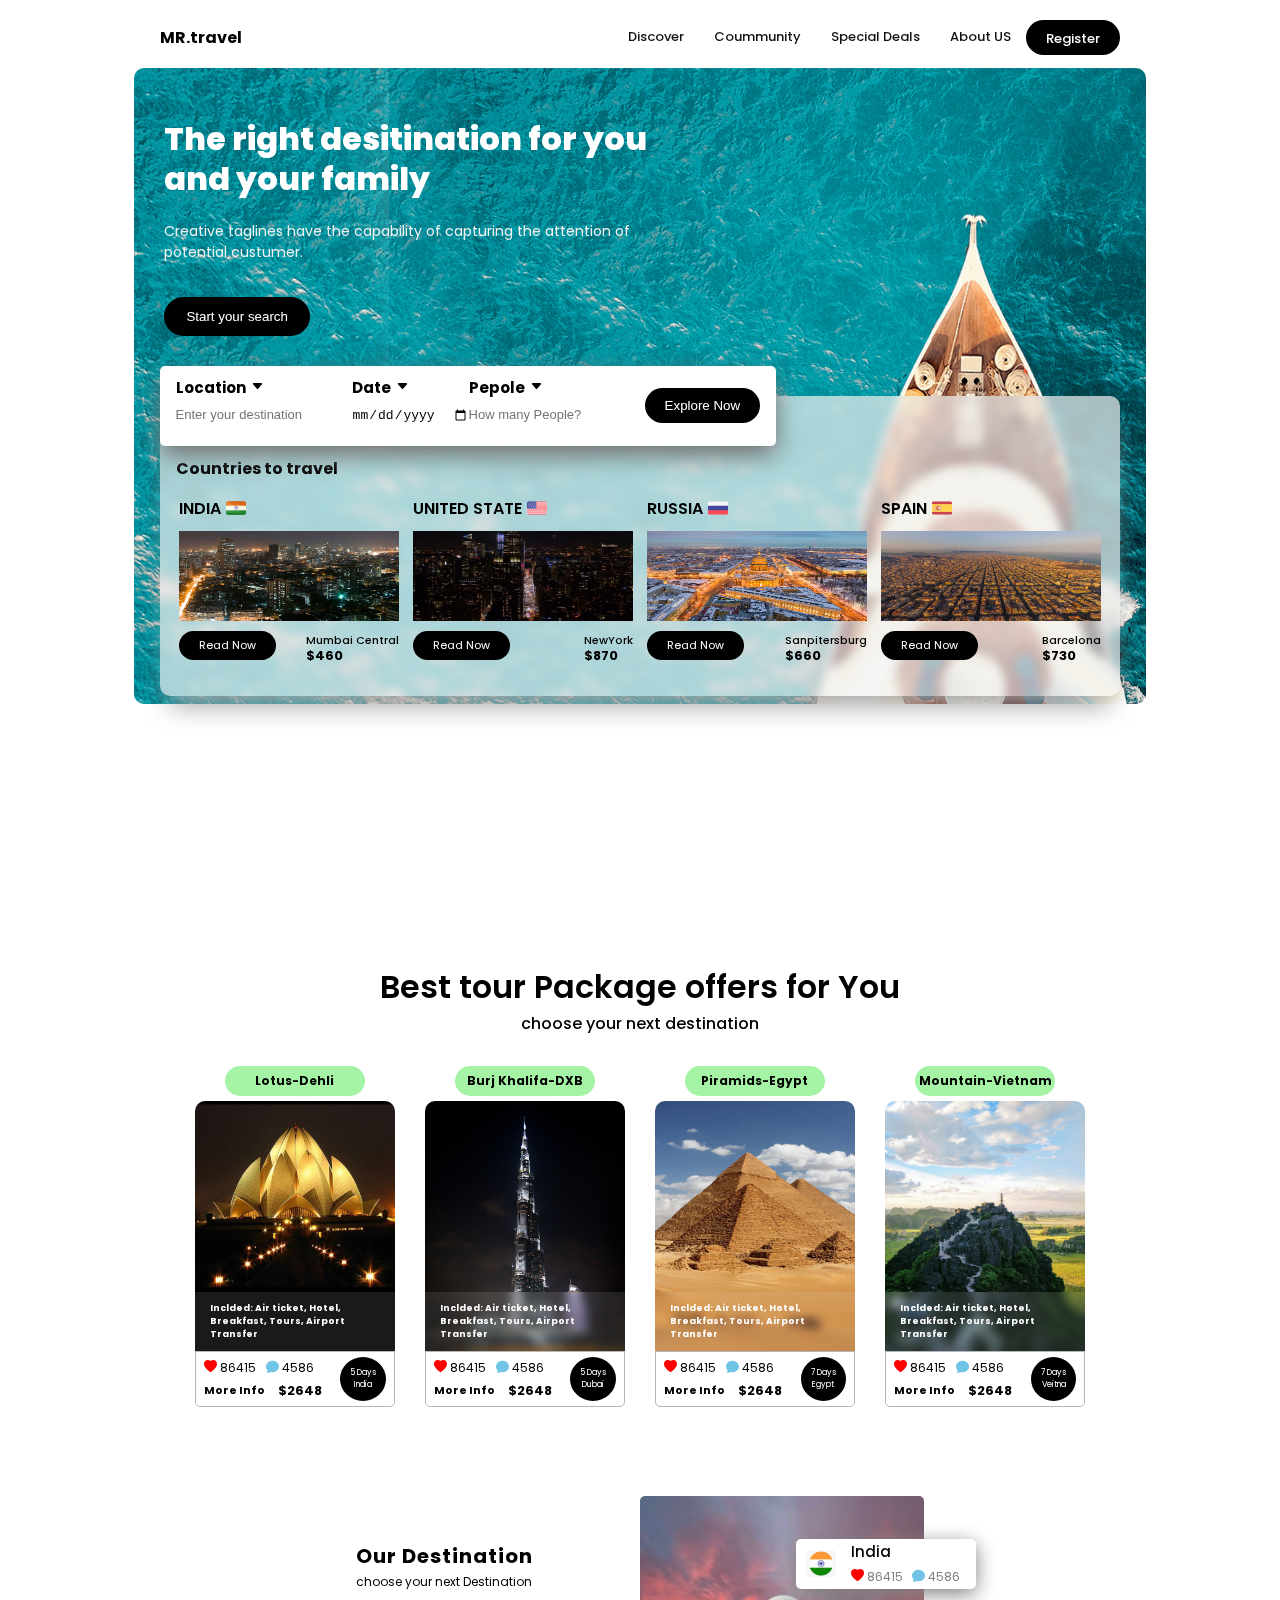
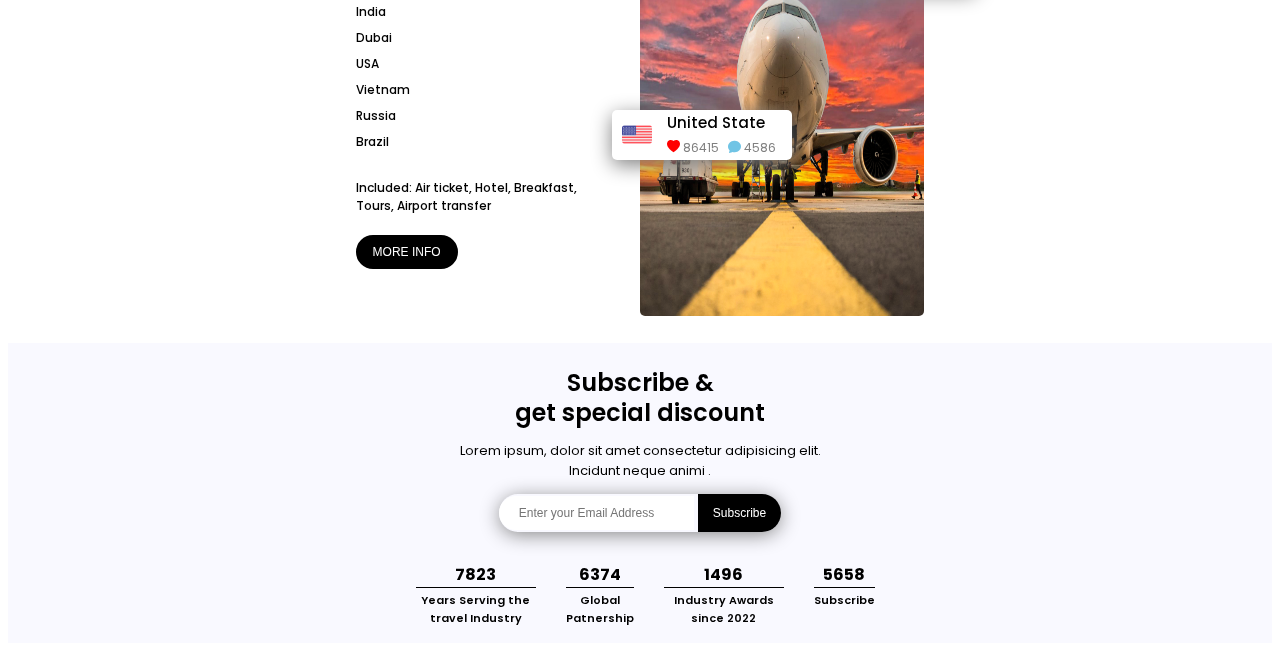
<file: index.html>
<!DOCTYPE html>
<html lang="en">

<head>
    <meta charset="UTF-8">
    <meta http-equiv="X-UA-Compatible" content="IE=edge">
    <meta name="viewport" content="width=device-width, initial-scale=1.0">
    <link rel="stylesheet" href="https://cdn.jsdelivr.net/npm/bootstrap-icons@1.9.1/font/bootstrap-icons.css">
    <link rel="stylesheet" href="style.css">
    <link rel="stylesheet" href="media.css">
    <title>Travel Agency Website</title>
</head>

<body>
    <header>
        <nav>
            <h4>MR.travel</h4>
            <ul id="menu_bx">
                <li><a href="#">Discover</a></li>
                <li><a href="#">Coummunity</a></li>
                <li><a href="#">Special Deals</a></li>
                <li><a href="#">About US</a></li>
                <li><a href="activity9.1.html">Register</a></li>
            </ul>
            <i class="bi bi-three-dots"></i>
        </nav>
        <div class="content">
            <div class="cont_bx">
                <h1>The right desitination for you and your family</h1>
                <p>Creative taglines have the capability of capturing the attention of potential custumer.</p>
                <button>Start your search</button>
            </div>
            <div class="trip_bx">
                <div class="search_bx">
                    <div class="card">
                        <h4>Location <i class="bi bi-caret-down-fill"></i></h4>
                        <input type="text" placeholder="Enter your destination">
                    </div>
                    <div class="card">
                        <h4>Date <i class="bi bi-caret-down-fill"></i></h4>
                        <input type="date">
                    </div>
                    <div class="card">
                        <h4>Pepole <i class="bi bi-caret-down-fill"></i></h4>
                        <input type="number" placeholder="How many People?">
                    </div>
                    <input type="button" value="Explore Now">
                </div>
                <div class="travel_bx">
                    <h4>Countries to travel</h4>
                    <div class="cards">
                        <div class="card">
                            <h3>INDIA <img src="india.png" alt=""></h3>
                            <img src="Mumbai-India-at-night.jpg" alt="">
                            <div class="btn_city">
                                <a href="">Read Now</a>
                                <h5>Mumbai Central <br> <span>$460</span></h5>
                            </div>
                        </div>
                        <div class="card">
                            <h3>UNITED STATE <img src="united-states.png" alt=""></h3>
                            <img src="newyork.webp" alt="">
                            <div class="btn_city">
                                <a href="">Read Now</a>
                                <h5>NewYork <br> <span>$870</span></h5>
                            </div>
                        </div>
                        <div class="card">
                            <h3>RUSSIA <img src="russia.png" alt=""></h3>
                            <img src="sanpitersburg.jpg" alt="">
                            <div class="btn_city">
                                <a href="">Read Now</a>
                                <h5>Sanpitersburg <br> <span>$660</span></h5>
                            </div>
                        </div>
                        <div class="card">
                            <h3>SPAIN <img src="spain.png" alt=""></h3>
                            <img src="barcelona.jpg" alt="">
                            <div class="btn_city">
                                <a href="">Read Now</a>
                                <h5>Barcelona <br> <span>$730</span></h5>
                            </div>
                        </div>
                    </div>
                </div>
            </div>
        </div>
    </header>
    <div class="offers">
        <h1>Best tour Package offers for You</h1>
        <p>choose your next destination</p>
        <div class="cards">
            <div class="card">
                <h3>Lotus-Dehli</h3>
                <div class="img_text">
                    <img src="lotus_temple.jpg" alt="">
                    <h4>Inclded: Air ticket, Hotel, Breakfast, Tours, Airport Transfer</h4>
                </div>
                <div class="cont_bx">
                    <div class="price">
                        <div class="heart_chat">
                            <i class="bi bi-heart-fill"><span>86415</span></i>
                            <i class="bi bi-chat-fill"><span>4586</span></i>
                        </div>
                        <div class="info_price">
                            <a href="">More Info</a>
                            <h4>$2648</h4>
                        </div>
                    </div>
                    <div class="dayes">5 Days <br> India</div>
                </div>
            </div>
            <div class="card">
                <h3>Burj Khalifa-DXB</h3>
                <div class="img_text">
                    <img src="burjkhlifa.jpg" alt="">
                    <h4>Inclded: Air ticket, Hotel, Breakfast, Tours, Airport Transfer</h4>
                </div>
                <div class="cont_bx">
                    <div class="price">
                        <div class="heart_chat">
                            <i class="bi bi-heart-fill"><span>86415</span></i>
                            <i class="bi bi-chat-fill"><span>4586</span></i>
                        </div>
                        <div class="info_price">
                            <a href="">More Info</a>
                            <h4>$2648</h4>
                        </div>
                    </div>
                    <div class="dayes">5 Days <br> Dubai</div>
                </div>
            </div>
            <div class="card">
                <h3>Piramids-Egypt</h3>
                <div class="img_text">
                    <img src="piramids.jpg" alt="">
                    <h4>Inclded: Air ticket, Hotel, Breakfast, Tours, Airport Transfer</h4>
                </div>
                <div class="cont_bx">
                    <div class="price">
                        <div class="heart_chat">
                            <i class="bi bi-heart-fill"><span>86415</span></i>
                            <i class="bi bi-chat-fill"><span>4586</span></i>
                        </div>
                        <div class="info_price">
                            <a href="">More Info</a>
                            <h4>$2648</h4>
                        </div>
                    </div>
                    <div class="dayes">7 Days <br> Egypt</div>
                </div>
            </div>
            <div class="card">
                <h3>Mountain-Vietnam</h3>
                <div class="img_text">
                    <img src="mountain.jpg" alt="">
                    <h4>Inclded: Air ticket, Hotel, Breakfast, Tours, Airport Transfer</h4>
                </div>
                <div class="cont_bx">
                    <div class="price">
                        <div class="heart_chat">
                            <i class="bi bi-heart-fill"><span>86415</span></i>
                            <i class="bi bi-chat-fill"><span>4586</span></i>
                        </div>
                        <div class="info_price">
                            <a href="">More Info</a>
                            <h4>$2648</h4>
                        </div>
                    </div>
                    <div class="dayes">7 Days <br> Veitna</div>
                </div>
            </div>
        </div>
    </div>
    <div class="destination">
        <div class="des_bx">
            <h4>Our Destination</h4>
            <p>choose your next Destination</p>
            <li>India</li>
            <li>Dubai</li>
            <li>USA</li>
            <li>Vietnam</li>
            <li>Russia</li>
            <li>Brazil</li>
            <h6>Included: Air ticket, Hotel, Breakfast, Tours, Airport transfer</h6>
            <button>MORE INFO</button>
        </div>
        <div class="img_bx">
            <img src="Main_plan.png" alt="">
            <div class="msg">
                <img src="round_india_flag.png" alt="">
                <div class="cont">
                    <h4>India</h4>
                    <div class="icon">
                        <i class="bi bi-heart-fill"><span>86415</span></i>
                        <i class="bi bi-chat-fill"><span>4586</span></i>
                    </div>
                </div>
            </div>
            <div class="msg">
                <img src="united-states.png" alt="">
                <div class="cont">
                    <h4>United State</h4>
                    <div class="icon">
                        <i class="bi bi-heart-fill"><span>86415</span></i>
                        <i class="bi bi-chat-fill"><span>4586</span></i>
                    </div>
                </div>
            </div>
        </div>
    </div>

    <footer>
        <h2>Subscribe & <br> get special discount</h2>
        <p>Lorem ipsum, dolor sit amet consectetur adipisicing elit. Incidunt neque animi .</p>
        <div class="input">
            <input type="text" placeholder="Enter your Email Address">
            <button>Subscribe</button>
        </div>
        <ul>
            <li>7823 <br> <h6>Years Serving the travel Industry</h6></li>
            <li>6374 <br><h6>Global <br> Patnership</h6> </li>
            <li>1496 <br> <h6>Industry Awards since 2022</h6></li>
            <li>5658 <br> <h6>Subscribe</h6></li>
        </ul>
    </footer>
    <script src="app.js"></script>
    
</body>

</html>
</file>
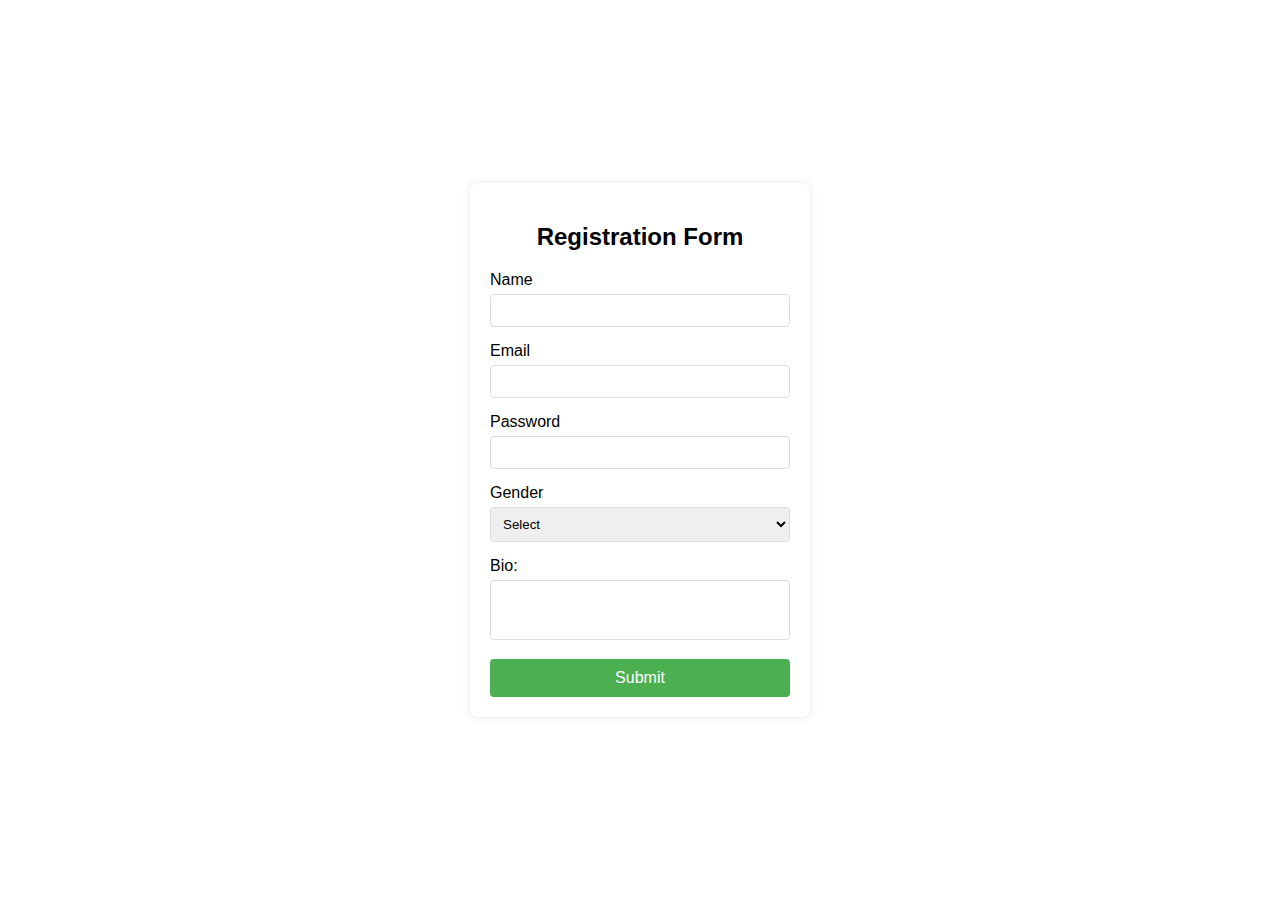
<file: activity9.1.html>
<!DOCTYPE html>
<html lang="en">
<head>
    <meta charset="UTF-8">
    <meta name="viewport" content="width=device-width, initial-scale=1.0">
    <title>Registration Form</title>
    <style>
        body {
            font-family: Arial, sans-serif;
            display: flex;
            justify-content: center;
            align-items: center;
            height: 100vh;
            margin: 0;
        }

        .form-container {
            width: 300px;
            padding: 20px;
            box-shadow: 0 0 10px rgba(0, 0, 0, 0.1);
            border-radius: 8px;
        }

        h2 {
            text-align: center;
            margin-bottom: 20px;
        }

        .form-group {
            margin-bottom: 15px;
        }

        label {
            display: block;
            margin-bottom: 5px;
        }

        input[type="text"],
        input[type="email"],
        input[type="password"],
        select,
        textarea {
            width: 100%;
            padding: 8px;
            box-sizing: border-box;
            border: 1px solid #ddd;
            border-radius: 4px;
        }

        textarea {
            resize: none;
            height: 60px;
        }

        .btn {
            width: 100%;
            padding: 10px;
            background-color: #4CAF50;
            color: white;
            border: none;
            border-radius: 4px;
            cursor: pointer;
            font-size: 16px;
        }

        .btn:hover {
            background-color: #45a049;
        }
    </style>
</head>
<body>
    <div class="form-container">
        <h2>Registration Form</h2>
        <form action="#" method="POST">
            <div class="form-group">
                <label for="name">Name</label>
                <input type="text" id="name" name="name" required>
            </div>

            <div class="form-group">
                <label for="email">Email</label>
                <input type="email" id="email" name="email" required>
            </div>

            <div class="form-group">
                <label for="password">Password</label>
                <input type="password" id="password" name="password" required>
            </div>

            <div class="form-group">
                <label for="gender">Gender</label>
                <select id="gender" name="gender" required>
                    <option value="">Select</option>
                    <option value="male">Male</option>
                    <option value="female">Female</option>
                    <option value="other">Other</option>
                </select>
            </div>

            <div class="form-group">
                <label for="bio">Bio:</label>
                <textarea id="bio" name="bio" required></textarea>
            </div>

            <button type="submit" class="btn">Submit</button>
        </form>
    </div>
</body>
</html>
</file>
<file: style.css>
@import url('https://fonts.googleapis.com/css2?family=Poppins:ital,wght@0,100;0,300;0,400;0,500;0,600;0,700;0,800;0,900;1,100;1,200;1,300;1,400;1,500;1,600;1,700;1,800;1,900&display=swap');
/* *{
    padding: 0;
    margin: 0;
    box-sizing: border-box;
} */

body {
    font-family: 'Poppins', sans-serif;
}

header {
    width: 80%;
    height: 95vh;
    /* border: 1px solid #000; */
    margin: auto;
}
header nav {
    width: 95%;
    height: 7%;
    /* border: 1px solid #000; */
    margin: auto;
    display: flex;
    align-items: center;
    justify-content: space-between;
}
header nav ul{
    list-style: none;
    display: flex;
}
header nav ul li{
    padding: 3px 15px;
}
header nav ul li:nth-last-child(1){
    background: #000;
    border-radius: 20px;
    padding: 5px 20px;
}
header nav ul li:nth-last-child(1) a{
    color: #fff;
}
header nav ul li a{
    text-decoration: none;
    color: #121213;
    font-size: 13px;
    font-weight: 500;
    transition: .3s linear;
}
header nav ul li a:hover{
    color: gray;
}

header nav .bi-three-dots {
    display: none;
}
header .content {
    position: relative;
    width: 100%;
    height: 93%;
    /* border: 1px solid #000; */
}
header .content::before {
    content: '';
    position: absolute;
    width: 100%;
    height: 80%;
    /* border: 1px solid #000; */
    background: url('background1.png')no-repeat center center/cover;
    border-radius: 10px;
    z-index: -1;
}

header .content .cont_bx {
    width: 500px;
    height: auto;
    color: #fff;
    padding: 30px;
}
header .content .cont_bx h1{
    line-height: 40px;
    font-weight: 800;
    /* border: 1px solid #000; */
}
header .content .cont_bx p{
    font-size: 14px;
    font-weight: 400;
    color: rgb(241, 241, 241);
}
header .content .cont_bx button{
    margin-top: 20px;
    padding: 10px 20px;
    border-radius: 20px;
    border: 2px solid #000;
    background: #000;
    color: #fff;
    outline: none;
    cursor: pointer;
    transition: .3s linear;
}
header .content .cont_bx button:hover{
    background: rgb(113, 113, 113);
    border: 2px solid rgb(113, 113, 113);
}

header .trip_bx {
    position: relative;
    width: 95%;
    height: auto;
    margin: auto;
    /* border: 1px solid #000; */
}
header .trip_bx .search_bx{
    position: absolute;
    top: 0;
    left: 0;
    width: 60%;
    height: 60px;
    display: flex;
    align-items: center;
    justify-content: center;
    background: #fff;
    border-radius: 5px;
    box-shadow: 0px 10px 25px rgb(114, 114, 114);
    z-index: 1;
    padding: 10px 20px;
}

header .trip_bx .search_bx .card {
    width: 200px;
    height: 100%;
    /* border: 1px solid #000; */
}
header .trip_bx .search_bx .card h4{
    font-size: 15px;
    margin: 0;
    font-weight: 700;
}
header .trip_bx .search_bx .card h4 .bi{
    position: absolute;
    font-size: 13px;
    margin: 2px 0px 0px 5px;
    transition: .3s linear;
}
header .trip_bx .search_bx .card input{
    margin-top: 3px;
    padding: 5px 0px;
    border: none;
    outline: none;
    font-size: 13px;
}
header .trip_bx .search_bx input[type="button"]{
    background: #000;
    color: #fff;
    border: none;
    outline: none;
    padding: 10px 20px;
    border-radius: 20px;
    transition: .3s linear;
    cursor: pointer;
}
header .trip_bx .search_bx input[type="button"]:hover{
   background: gray;
}

header .trip_bx .travel_bx {
    position: relative;
    width: 100%;
    height: auto;
    margin: auto;
    top: 30px;
    /* background: #000; */
    /* border: 1px solid #000; */
    border-radius: 10px;
    padding-bottom: 20px;
    box-shadow: 0px 20px 25px -10px rgb(165, 165, 165);
}
header .trip_bx .travel_bx::before{
   content: '';
   position: absolute;
   width: 100%;
   height: 100%;
   border-radius: 10px;
   background: rgb(241, 241, 241, .7);
   backdrop-filter: blur(5px);
   z-index: -1;
}
header .trip_bx .travel_bx h4{
   margin: 0;
   padding: 60px 0px 15px 1.7%;
}
header .trip_bx .travel_bx .cards{
   width: 96%;
   height: auto;
   margin: 0 auto;
   /* border: 1px solid #000; */
   display: flex;
   align-items: center;
   justify-content: space-between;
}
header .trip_bx .travel_bx .cards .card{
   width: 220px;
   height: 180px;
   /* border: 1px solid #000; */
}
header .trip_bx .travel_bx .cards .card h3{
   margin: 0px 0px 10px 0px;
   display: flex;
   align-items: center;
   font-size: 16px;
   font-weight: 600;
}
header .trip_bx .travel_bx .cards .card h3 img{
   width: 20px;
   height: 20px;
   margin-left: 5px ;
}
header .trip_bx .travel_bx .cards .card img{
   width: 100%;
   height: 50%;
}
header .trip_bx .travel_bx .cards .card .btn_city{
   display: flex;
   align-items: center;
   justify-content: space-between;
   /* border: 1px solid #000; */
}
header .trip_bx .travel_bx .cards .card .btn_city a{
   text-decoration: none;
   background: #000;
   color: #fff;
   border-radius: 20px;
   padding: 6px 20px;
   font-size: 11px;
   transition: .3s linear;
}
header .trip_bx .travel_bx .cards .card .btn_city a:hover{
   background: gray;
}
header .trip_bx .travel_bx .cards .card .btn_city h5{
   font-size: 11px;
   font-weight: 500;
   margin: 0;
   margin-top: 5px;
   line-height: 15px;
}
header .trip_bx .travel_bx .cards .card .btn_city h5 span{
   font-size: 13px;
   font-weight: 700;
}

.offers {
    width: 60%;
    height: auto;
    /* border: 1px solid #000; */
    margin: auto;
    margin-top: 100px;
    transition: .5s linear;
}

.offers h1 {
    font-weight: 600;
    text-align: center;
    margin: 0;
}
.offers p {
    font-weight: 500;
    text-align: center;
    margin: 0;
}

.offers .cards {
    margin-top: 20px;
    display: flex;
    align-items: center;
    justify-content: space-between;
    /* border: 1px solid #000; */
    flex-wrap: wrap;
}

.offers .cards .card {
    position: relative;
    width: 200px;
    height: 350px;
    /* border: 1px solid #000; */
    margin: 10px;
}
.offers .cards .card h3 {
    width: 140px;
    padding: 6px 0px;
    background: rgb(165, 243, 165);
    border-radius: 20px;
    font-size: 12px;
    display: grid;
    place-items: center;
    margin: auto;
}
.offers .cards .card .img_text {
    position: relative;
    width: 100%;
    height: 250px;
    margin-top: 5px;
}
.offers .cards .card .img_text img {
    position: relative;
    width: 100%;
    height: 100%;
    border-radius: 10px 10px 0px 0px;
}
.offers .cards .card .img_text h4 {
    position: absolute;
    font-size: 9px;
    padding: 10px 15px;
    bottom: 0;
    margin: 0;
    color: #fff;
    z-index: 2;
}
.offers .cards .card .img_text h4::before{
    content: '';
    position: absolute;
    width: 100%;
    height: 100%;
    background: rgb(255, 255, 255,.1);
    backdrop-filter: blur(5px);
    z-index: -1;
    bottom: 0;
    left: 0;
}
.offers .cards .card .cont_bx{
    width: 99%;
    display: flex;
    align-items: center;
    justify-content: space-between;
    border: 1px solid rgb(182, 182, 182);
    padding: 5px 0px;
    border-radius:0px 0px 5px 5px ;
}
.offers .cards .card .cont_bx .price , .dayes{
    margin: 0px 8px;
}
.offers .cards .card .cont_bx .price .heart_chat{
    display: flex;
    align-items: center;
}
.offers .cards .card .cont_bx .price .heart_chat i:nth-child(1){
    color: red;
    font-size: 13px;
    margin-right: 10px;
}
.offers .cards .card .cont_bx .price .heart_chat i  span{
    color: #000;
    font-size: 12px;
    margin-left: 3px;
    font-style: normal;
}
.offers .cards .card .cont_bx .price .heart_chat i:nth-child(2){
    color: rgb(112, 196, 229);
    font-size: 13px;
    margin-right: 10px;
}
.offers .cards .card .cont_bx .price .info_price{
    display: flex;
    align-items: center;
    margin-top: 3px;
}
.offers .cards .card .cont_bx .price .info_price a{
    text-decoration: none;
    color: #000;
    font-size: 11px;
    font-weight: 700;
    transition: .3s linear;
    margin-right: 13px;
}
.offers .cards .card .cont_bx .price .info_price a:hover{
    color: gray;
}
.offers .cards .card .cont_bx .price .info_price h4{
    margin: 0;
    font-size: 13px;
}
.offers .cards .card .cont_bx .dayes{
    color: #fff;
    background: #000;
    font-size: 8px;
    border-radius: 50%;
    padding: 10px;
    text-align: center;
    cursor: pointer;
    transition: .3s linear;
}
.offers .cards .card .cont_bx .dayes:hover{
    transform: rotate(360deg);
}


.destination {
    width:45%;
    height: auto;
    /* border: 1px solid #000; */
    margin: auto;
    margin-top: 70px;
    display: flex;
    align-items: center;
    justify-content: center;
}

.destination .des_bx , .img_bx {
    position: relative;
    width: 50%;
    height: auto;
    /* border: 1px solid #000; */
}

.destination .des_bx h4 {
    margin: 0;
    font-size: 20px;
    color: #000;
    line-height: 10px;
    letter-spacing: 1px;
}
.destination .des_bx p {
    font-size: 12px;
}
.destination .des_bx li {
    list-style-type: none;
    padding: 0px 0px 8px 0px;
    font-size: 12px;
    font-weight: 500;
}
.destination .des_bx h6 {
    width: 250px;
    font-size: 12px;
    font-weight: 500;
    margin: 20px 0px;
}
.destination .des_bx button {
    font-size: 12px;
    padding: 8px 15px;
    border-radius: 20px;
    background: #000;
    color: #fff;
    border: 2px solid #000;
    cursor: pointer;
    transition: .3s linear;
}
.destination .des_bx button:hover {
    background: gray;
    border: 2px solid gray;
}

.destination .img_bx img{
    width: 100%;
    height: 420px;
    border-radius: 5px;
}
.destination .img_bx .msg{
   position: absolute;
   top: 50%;
   left: -10%;
   width: 160px;
   height: 50px;
   background: #fff;
   box-shadow: 0px 5px 20px  gray;
   display: flex;align-items: center;
   padding: 0px 10px;
   border-radius: 5px;
}
.destination .img_bx .msg:nth-child(2){
   top: 10%;
   left: 55%;
}
.destination .img_bx .msg img{
   width: 30px;
   height: 55%;
}
.destination .img_bx .msg .cont{
   margin-left: 15px;
}
.destination .img_bx .msg .cont h4{
  margin: 0;
  font-size: 15px;
  font-weight: 500;
}
.destination .img_bx .msg .cont .bi:nth-child(1){
  color: red;
  margin-right: 5px;
  font-size: 13px;
}
.destination .img_bx .msg .cont .bi span{
  font-style: normal;
  margin-left: 3px;
  font-size: 12px;
  color: gray;
}
.destination .img_bx .msg .cont .bi:nth-child(2){
    color: rgb(112, 196, 229);
    margin-right: 5px;
    font-size: 13px;
}

footer {
    width: 100%;
    height: auto;
    background: rgb(249, 249, 255);
    margin-top: 20px;
    display: flex;
    align-items: center;
    justify-content: center;
    flex-direction: column;
}

footer h2 {
    text-align: center;
    margin: 0;
    margin-top: 25px;
    line-height: 30px;
    font-weight: 600;
}
footer p {
    text-align: center;
    width: 400px;
    font-size: 13px;
}

footer .input {
    box-shadow: 0px 3px 20px -1px gray;
    border-radius: 20px;
}
footer .input input {
    padding: 10px 20px;
    border: none;
    outline: none;
    font-size: 12px;
    border-radius: 20px 0px 0px 20px;
}
footer .input button {
    padding: 12px 15px;
    border: none;
    outline: none;
    font-size: 12px;
    border-radius: 0px 20px 20px 0px;
    background: #000;
    color: #fff;
    cursor: pointer;
    transition: .3s linear;
}

footer .input button:hover {
    background: gray;
}

footer ul {
    list-style: none;
    display: flex;
    /* align-items: center; */
    margin-top: 30px;
}

footer ul li {
    text-align: center;
    margin-right: 30px;
    font-weight: bold;
}

footer ul li h6 {
    font-size: 11px;
    font-weight: 600;
    max-width: 120px;
    margin: 0;
    line-height: 18px;
    border-top: 1px solid #000;
    padding-top: 3px;
}
</file>
<file: media.css>
@media screen and (max-width: 1485px){
    .offers {
        width: 65%;
    }
}
@media screen and (max-width: 1373px){
    .offers {
        width: 72%;
    }
}
@media screen and (max-width: 1250px){
    header {
        width: 90%;
    }
    .offers {
        width: 82%;
    }
    .destination {
        width: 55%;
    }
}
@media screen and (max-width: 1100px){
    header {
        width: 95%;
    }
    header .trip_bx .search_bx {
        width: 70%;
    }
    header .trip_bx .travel_bx .cards {
        overflow: auto;
    }
    header .trip_bx .travel_bx .cards .card {
        min-width: 220px;
        margin-right: 10px;
    }
    .offers {
        width: 95%;
    }
    .destination {
        width: 60%;
    }
}
@media screen and (max-width: 950px){
    header .trip_bx .search_bx {
        width: 85%;
    }
    header .trip_bx .search_bx .card {
        margin-right: 8px;
    }
    .destination {
        width: 75%;
    }
}
@media screen and (max-width: 714px){
    header {
        width: 100%;
    }
    header nav ul {
        position: absolute;
        width: 100px;
        height: auto;
        flex-direction: column;
        background: #fff;
        border-radius: 5px;
        box-shadow: 0px 0px 10px gray;
        justify-content: center;
        top: -100%;
        right: 30%;
        z-index: 999999999999999;
        padding: 10px 20px;
        transition: .8s linear;
    }
    /* javascript class  */
    header nav .ul_active {
        top: 0;
    }
    header nav ul li {
        padding: 8px 0px;
        text-align: center;
    }
    header nav .bi-three-dots {
        display: unset;
    }
    header .trip_bx .search_bx {
        width: 93%;
    }
    .offers {
        width: 75%;
    }
}

@media screen and (max-width: 650px){
    header .trip_bx .search_bx .card {
        width: 140px;
    }
    header .trip_bx .search_bx input[type="button"] {
        position: absolute;
        right: 10px;
        bottom: -43px;
        font-size: 13px;
    }
    .offers {
        width: 85%;
        margin-top: 0px;
    }
    .destination {
        width: 100%;
        flex-direction: column-reverse;
    }
    .destination .des_bx, .img_bx {
        position: relative;
        width: 55%;
        height: auto;
        /* border: 1px solid #000; */
    }
    .destination .des_bx {
        margin-top: 30px;
    }
}

@media screen and (max-width: 541px){
    header .content .cont_bx {
        width: 85%;
    }
    header .content .cont_bx h1 {
        width: 300px;
        font-size: 22px;
    }
    header .content .cont_bx p {
        width: 300px;
        font-size: 12px;
    }
    header .trip_bx .search_bx {
        width: 89%;
    }
    header .trip_bx .search_bx .card {
        width: 110px;
    }
    header .trip_bx .search_bx .card input {
        width: 100%;
    }
    .offers h1 {
        font-size: 22px;
    }
    .offers p {
        font-size: 14px;
    }
    .offers .cards {
        justify-content: center;
    }
    .destination .des_bx, .img_bx {
        width: 80%;
    }
    footer ul li h6 {
        font-size: 8px;
    }
}

@media screen and (max-width:411px){
    .offers {
        margin-top: 80px;
    }
    .destination .img_bx .msg:nth-child(2) {
        left: 50%;
    }
    footer p {
        width: 330px;
        font-size: 12px;
    }
    footer ul li {
        margin-right: 20px;
    }
}

@media screen and (max-width:375px){
    .offers {
        margin-top: 15px;
    }
}
</file>
